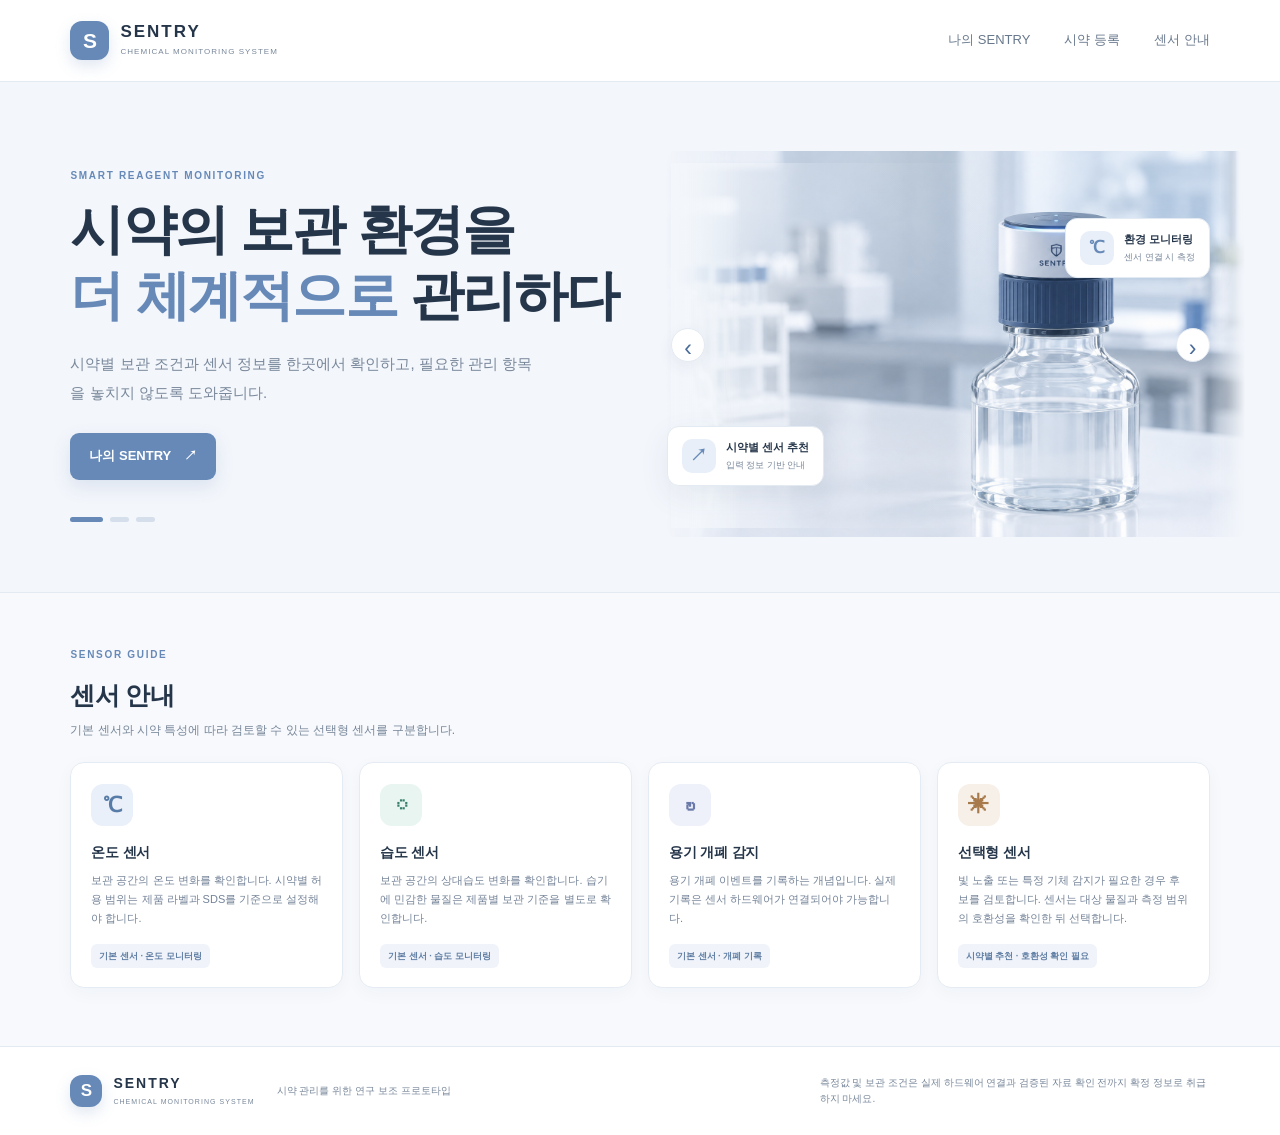
<file: index.html>
<!doctype html>
<html lang="ko">
<head>
  <meta charset="utf-8">
  <meta name="viewport" content="width=device-width, initial-scale=1">
  <meta name="theme-color" content="#6689B8">
  <meta name="description" content="SENTRY — 시약 보관 환경과 센서 상태를 관리하는 화학 연구 보조 시스템">
  <title>SENTRY | Chemical Monitoring System</title>
  <link rel="stylesheet" href="styles.css">
</head>
<body>
  <header class="site-header">
    <a class="brand" href="index.html" aria-label="SENTRY 홈">
      <span class="brand-mark">S</span>
      <span><strong>SENTRY</strong><small>CHEMICAL MONITORING SYSTEM</small></span>
    </a>
    <nav class="top-nav" id="topNav" aria-label="주 메뉴">
      <a href="my-sentry.html">나의 SENTRY</a><a href="register.html">시약 등록</a><a href="#sensor-guide">센서 안내</a>
    </nav>
    <button class="mobile-menu" id="mobileMenu" aria-label="메뉴 열기">☰</button>
  </header>

  <main id="home">
    <section class="hero" aria-label="SENTRY 소개">
      <div class="hero-copy">
        <p class="eyebrow">SMART REAGENT MONITORING</p>
        <h1 id="heroTitle">시약의 보관 환경을<br><span>더 체계적으로</span> 관리하다</h1>
        <p id="heroDescription">시약별 보관 조건과 센서 정보를 한곳에서 확인하고, 필요한 관리 항목을 놓치지 않도록 도와줍니다.</p>
        <div class="hero-actions">
          <a class="button primary" href="my-sentry.html">나의 SENTRY <span>↗</span></a>
        </div>
        <div class="hero-dots" id="heroDots" aria-label="소개 슬라이드 선택">
          <button class="dot active" aria-label="1번 슬라이드" data-slide="0"></button>
          <button class="dot" aria-label="2번 슬라이드" data-slide="1"></button>
          <button class="dot" aria-label="3번 슬라이드" data-slide="2"></button>
        </div>
      </div>
      <div class="hero-visual">
        <div class="visual-orbit orbit-one"></div><div class="visual-orbit orbit-two"></div>
        <div class="hero-product-image"><img src="sentry-smart-reagent-bottle.png" alt="SENTRY 스마트 시약병 센서 캡 제품 콘셉트"></div>
        <div class="float-card float-top"><span class="float-icon">℃</span><span><b>환경 모니터링</b><small>센서 연결 시 측정</small></span></div>
        <div class="float-card float-bottom"><span class="float-icon">↗</span><span><b>시약별 센서 추천</b><small>입력 정보 기반 안내</small></span></div>
        <button class="hero-arrow prev" id="prevSlide" aria-label="이전 슬라이드">‹</button>
        <button class="hero-arrow next" id="nextSlide" aria-label="다음 슬라이드">›</button>
      </div>

    </section>
    <section class="section sensor-guide" id="sensor-guide">
      <div class="section-heading"><div><p class="eyebrow">SENSOR GUIDE</p><h2>센서 안내</h2><p class="muted">기본 센서와 시약 특성에 따라 검토할 수 있는 선택형 센서를 구분합니다.</p></div></div>
      <div class="sensor-guide-grid">
        <article class="guide-card"><span class="guide-icon">℃</span><h3>온도 센서</h3><p>보관 공간의 온도 변화를 확인합니다. 시약별 허용 범위는 제품 라벨과 SDS를 기준으로 설정해야 합니다.</p><small>기본 센서 · 온도 모니터링</small></article>
        <article class="guide-card"><span class="guide-icon">◌</span><h3>습도 센서</h3><p>보관 공간의 상대습도 변화를 확인합니다. 습기에 민감한 물질은 제품별 보관 기준을 별도로 확인합니다.</p><small>기본 센서 · 습도 모니터링</small></article>
        <article class="guide-card"><span class="guide-icon">↻</span><h3>용기 개폐 감지</h3><p>용기 개폐 이벤트를 기록하는 개념입니다. 실제 기록은 센서 하드웨어가 연결되어야 가능합니다.</p><small>기본 센서 · 개폐 기록</small></article>
        <article class="guide-card"><span class="guide-icon">✳</span><h3>선택형 센서</h3><p>빛 노출 또는 특정 기체 감지가 필요한 경우 후보를 검토합니다. 센서는 대상 물질과 측정 범위의 호환성을 확인한 뒤 선택합니다.</p><small>시약별 추천 · 호환성 확인 필요</small></article>
      </div>
    </section>
    <footer class="site-footer"><a class="brand footer-brand" href="index.html"><span class="brand-mark">S</span><span><strong>SENTRY</strong><small>CHEMICAL MONITORING SYSTEM</small></span></a><p>시약 관리를 위한 연구 보조 프로토타입</p><p class="footer-disclaimer">측정값 및 보관 조건은 실제 하드웨어 연결과 검증된 자료 확인 전까지 확정 정보로 취급하지 마세요.</p></footer>
  </main>
  <div class="toast" id="toast" role="status" aria-live="polite"></div>
  <script src="app.js"></script>
</body>
</html>
</file>
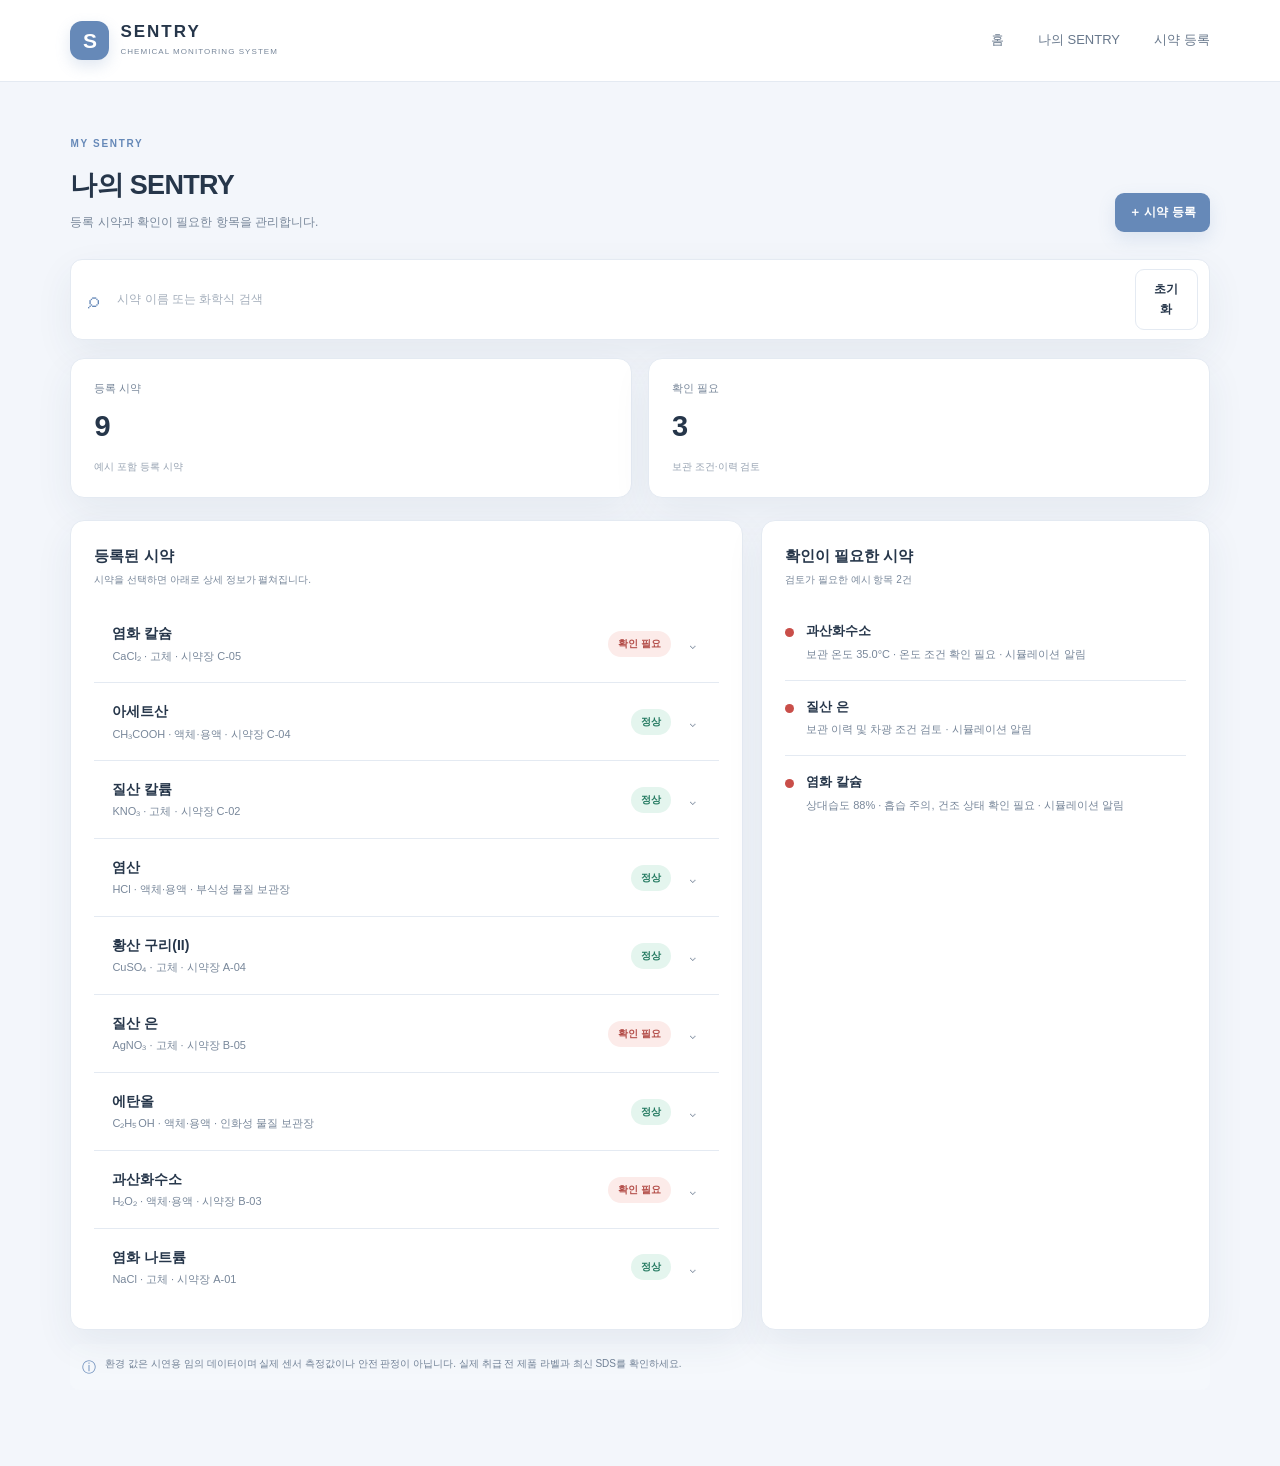
<file: my-sentry.html>
<!doctype html><html lang="ko"><head><meta charset="utf-8"><meta name="viewport" content="width=device-width, initial-scale=1"><title>나의 SENTRY | SENTRY</title><link rel="stylesheet" href="styles.css"></head><body>
<header class="site-header"><a class="brand" href="index.html"><span class="brand-mark">S</span><span><strong>SENTRY</strong><small>CHEMICAL MONITORING SYSTEM</small></span></a><nav class="top-nav" id="topNav"><a href="index.html">홈</a><a href="my-sentry.html">나의 SENTRY</a><a href="register.html">시약 등록</a></nav><button class="mobile-menu" id="mobileMenu" aria-label="메뉴 열기">☰</button></header>
<main><section class="section dashboard-section" style="padding-top:54px"><div class="section-heading"><div><p class="eyebrow">MY SENTRY</p><h2>나의 SENTRY</h2><p class="muted">등록 시약과 확인이 필요한 항목을 관리합니다.</p></div><a class="button primary small" href="register.html">＋ 시약 등록</a></div>
<div class="search-row"><span>⌕</span><input id="searchReagents" placeholder="시약 이름 또는 화학식 검색"><button id="clearSearch" class="button secondary small">초기화</button></div>
<div class="stats-grid stats-two"><article class="stat-card"><span class="stat-label">등록 시약</span><strong id="totalReagents">8</strong><span class="stat-note">예시 포함 등록 시약</span></article><article class="stat-card"><span class="stat-label">확인 필요</span><strong id="needsReview">2</strong><span class="stat-note">보관 조건·이력 검토</span></article></div>
<div class="dashboard-grid"><article class="panel"><div class="panel-heading"><div><h3>등록된 시약</h3><p class="muted">시약을 선택하면 아래로 상세 정보가 펼쳐집니다.</p></div></div><div id="reagentList"></div></article><article class="panel"><div class="panel-heading"><div><h3>확인이 필요한 시약</h3><p class="muted">검토가 필요한 예시 항목 2건</p></div></div><div id="reviewList"></div></article></div>
<div class="notice-box"><span>ⓘ</span><p>환경 값은 시연용 임의 데이터이며 실제 센서 측정값이나 안전 판정이 아닙니다. 실제 취급 전 제품 라벨과 최신 SDS를 확인하세요.</p></div></section></main><div class="toast" id="toast"></div><script src="my-sentry.js"></script></body></html>
</file>
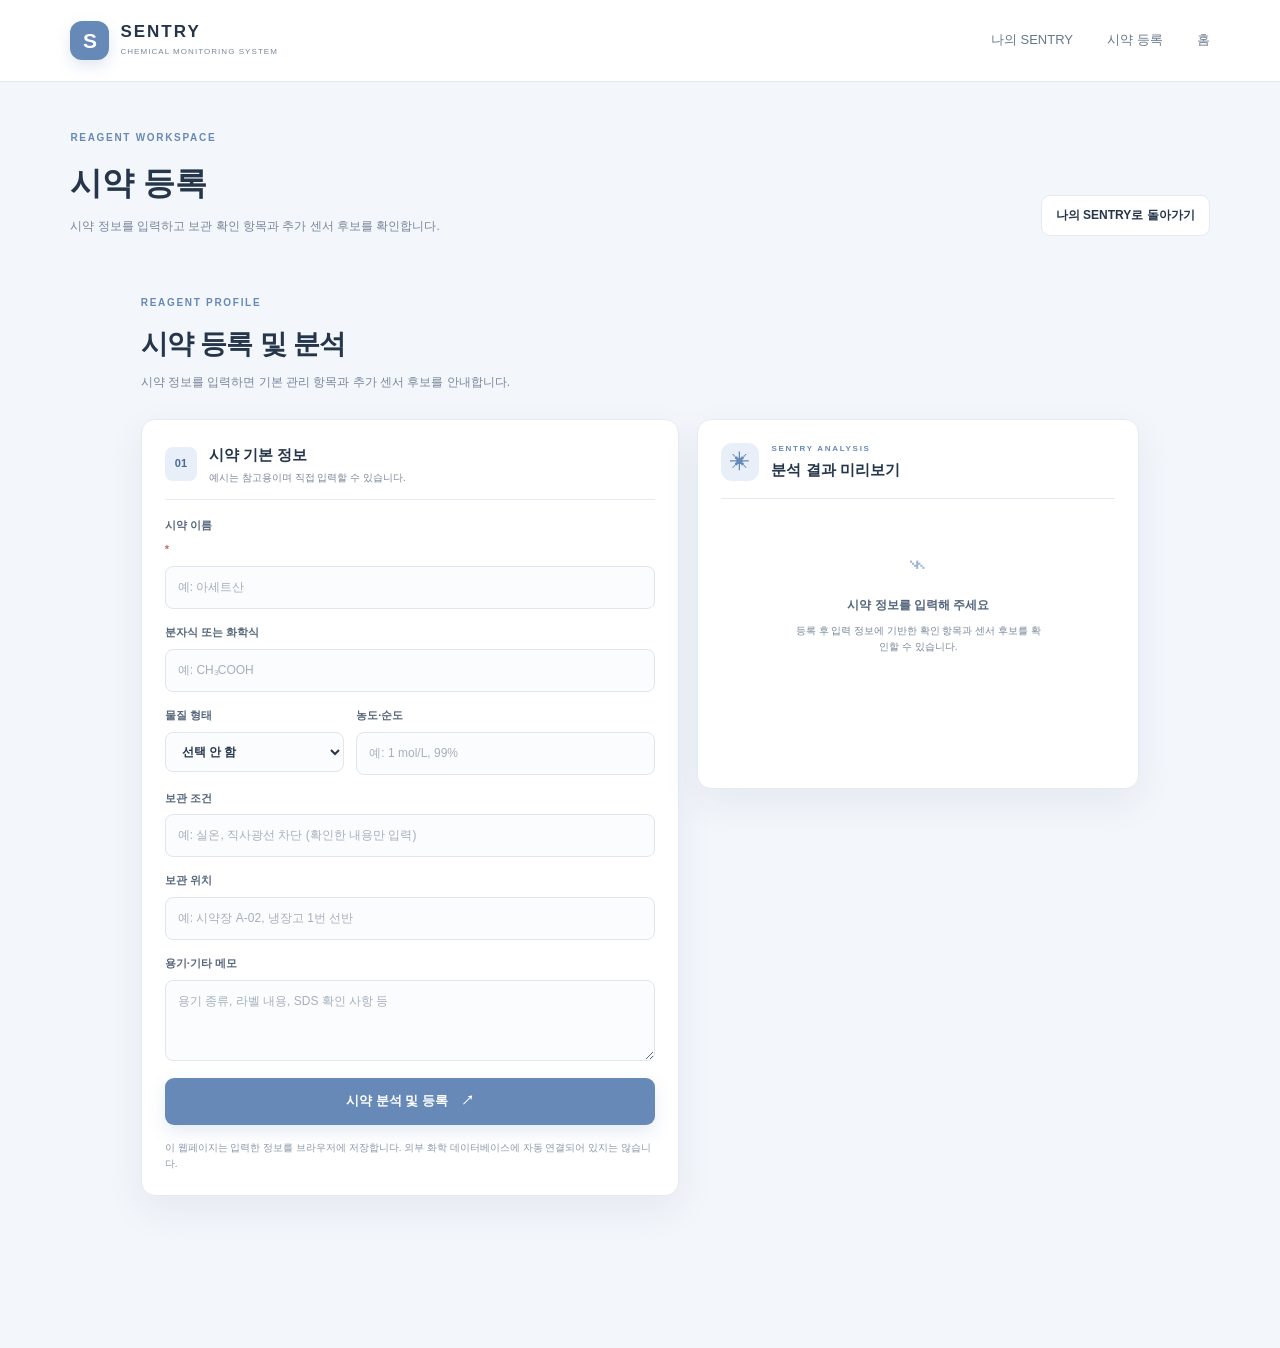
<file: register.html>
<!doctype html>
<html lang="ko"><head><meta charset="utf-8"><meta name="viewport" content="width=device-width, initial-scale=1"><meta name="theme-color" content="#6689B8"><title>시약 등록 | SENTRY</title><link rel="stylesheet" href="styles.css"></head><body>
<header class="site-header"><a class="brand" href="index.html"><span class="brand-mark">S</span><span><strong>SENTRY</strong><small>CHEMICAL MONITORING SYSTEM</small></span></a><nav class="top-nav" id="topNav"><a href="my-sentry.html">나의 SENTRY</a><a href="register.html">시약 등록</a><a href="index.html">홈</a></nav><button class="mobile-menu" id="mobileMenu" aria-label="메뉴 열기">☰</button></header>
<main><div class="section" style="padding-top:48px"><div class="section-heading"><div><p class="eyebrow">REAGENT WORKSPACE</p><h1 style="font-size:32px;margin:0 0 8px">시약 등록</h1><p class="muted">시약 정보를 입력하고 보관 확인 항목과 추가 센서 후보를 확인합니다.</p></div><a class="button secondary small" href="my-sentry.html">나의 SENTRY로 돌아가기</a></div><section class="section register-section" id="register">
      <div class="section-heading">
        <div><p class="eyebrow">REAGENT PROFILE</p><h2>시약 등록 및 분석</h2><p class="muted">시약 정보를 입력하면 기본 관리 항목과 추가 센서 후보를 안내합니다.</p></div>
      </div>
      <div class="register-layout">
        <form id="reagentForm" class="panel form-panel">
          <div class="form-section-title"><span>01</span><div><h3>시약 기본 정보</h3><p>예시는 참고용이며 직접 입력할 수 있습니다.</p></div></div>
          <label>시약 이름 <span class="required">*</span><input id="reagentName" required placeholder="예: 아세트산"></label>
          <label>분자식 또는 화학식 <input id="formula" placeholder="예: CH₃COOH"></label>
          <div class="form-row">
            <label>물질 형태
              <select id="formType"><option value="">선택 안 함</option><option value="solid">고체</option><option value="liquid">액체·용액</option><option value="gas">기체</option><option value="unknown">모름</option></select>
            </label>
            <label>농도·순도 <input id="concentration" placeholder="예: 1 mol/L, 99%"></label>
          </div>
          <label>보관 조건 <input id="storage" placeholder="예: 실온, 직사광선 차단 (확인한 내용만 입력)"></label>
          <label>보관 위치 <input id="location" placeholder="예: 시약장 A-02, 냉장고 1번 선반"></label>
          <label>용기·기타 메모 <textarea id="notes" rows="3" placeholder="용기 종류, 라벨 내용, SDS 확인 사항 등"></textarea></label>
          <button class="button primary submit-button" type="submit">시약 분석 및 등록 <span>↗</span></button>
          <p class="form-footnote">이 웹페이지는 입력한 정보를 브라우저에 저장합니다. 외부 화학 데이터베이스에 자동 연결되어 있지는 않습니다.</p>
        </form>
        <aside class="panel analysis-panel" id="analysisPanel">
          <div class="analysis-heading"><span class="analysis-symbol">✳</span><div><p class="eyebrow">SENTRY ANALYSIS</p><h3>분석 결과 미리보기</h3></div></div>
          <div class="analysis-placeholder"><div class="placeholder-symbol">⌁</div><b>시약 정보를 입력해 주세요</b><p>등록 후 입력 정보에 기반한 확인 항목과 센서 후보를 확인할 수 있습니다.</p></div>
          <div class="sensor-recommendations" id="sensorRecommendations"></div>
        </aside>
      </div>
    </section></div></main><div class="toast" id="toast" role="status" aria-live="polite"></div><script src="app.js"></script></body></html>
</file>
<file: styles.css>
:root{--blue:#6689B8;--blue-dark:#496B99;--blue-soft:#E8EFF8;--bg:#F3F6FB;--text:#26364A;--muted:#78879A;--line:#E4EAF2;--white:#FFF;--warning:#B97732;--shadow:0 14px 38px rgba(41,66,101,.07);font-family:Inter,-apple-system,BlinkMacSystemFont,"Segoe UI","Noto Sans KR",sans-serif;color:var(--text);scroll-behavior:smooth}
*{box-sizing:border-box}body{margin:0;background:var(--bg);font-size:14px;line-height:1.6}a{color:inherit;text-decoration:none}button,input,select,textarea{font:inherit}button,a{-webkit-tap-highlight-color:transparent}.site-header{height:82px;padding:0 max(5.5vw,24px);display:flex;align-items:center;justify-content:space-between;background:rgba(255,255,255,.94);border-bottom:1px solid var(--line);position:sticky;top:0;z-index:20;backdrop-filter:blur(14px)}.brand{display:flex;align-items:center;gap:11px}.brand-mark{width:39px;height:39px;border-radius:12px;background:var(--blue);color:white;display:grid;place-items:center;font-weight:800;font-size:21px;box-shadow:0 6px 15px #6689B833}.brand strong{display:block;font-size:17px;letter-spacing:2px;line-height:1.2}.brand small{display:block;color:var(--muted);font-size:8px;letter-spacing:1.05px;margin-top:4px}.top-nav{display:flex;align-items:center;gap:34px;color:#68788C;font-size:13px}.top-nav a:hover{color:var(--blue-dark)}.mobile-menu{display:none;background:none;border:0;font-size:24px;color:var(--text)}
.hero{max-width:1320px;margin:auto;padding:78px 5.5vw 62px;display:grid;grid-template-columns:1.02fr .98fr;gap:40px;align-items:center;min-height:510px}.eyebrow{font-size:10px;letter-spacing:1.7px;font-weight:800;color:var(--blue);margin:0 0 12px}.hero h1{font-size:clamp(34px,4.2vw,54px);letter-spacing:-1.8px;line-height:1.23;margin:0;font-weight:750}.hero h1 span{color:var(--blue)}.hero-copy>p:not(.eyebrow){color:var(--muted);font-size:15px;line-height:1.9;max-width:475px;margin:22px 0 26px}.hero-actions{display:flex;gap:11px;flex-wrap:wrap}.button{border:0;display:inline-flex;align-items:center;justify-content:center;gap:13px;border-radius:9px;padding:13px 19px;font-weight:650;font-size:13px;cursor:pointer;transition:transform .2s,background .2s}.button:hover{transform:translateY(-2px)}.primary{background:var(--blue);color:white;box-shadow:0 7px 17px #6689B82B}.primary:hover{background:var(--blue-dark)}.secondary{background:white;border:1px solid var(--line);color:var(--text)}.small{padding:10px 14px;font-size:12px}.hero-dots{display:flex;gap:7px;margin-top:37px}.dot{height:5px;width:19px;border-radius:8px;background:#D5DFEB;border:0;padding:0;cursor:pointer;transition:all .3s}.dot.active{width:33px;background:var(--blue)}
.hero-visual{min-height:365px;display:grid;place-items:center;position:relative}.visual-orbit{position:absolute;border:1px solid #D9E4F1;border-radius:50%;transform:rotate(-18deg)}.orbit-one{width:360px;height:280px}.orbit-two{width:440px;height:330px}.main-visual-card{position:relative;width:min(330px,78%);background:white;border:1px solid #E7EDF5;border-radius:20px;padding:24px;box-shadow:0 22px 65px #334D7019;z-index:1}.visual-card-top,.visual-foot{display:flex;justify-content:space-between;align-items:center}.mini-icon{width:31px;height:31px;border-radius:9px;background:var(--blue-soft);display:grid;place-items:center;color:var(--blue);font-size:20px}.status-pill{font-size:8px;font-weight:800;letter-spacing:1px;color:#5F8C81;background:#EAF5F0;border-radius:20px;padding:5px 8px}.flask-wrap{height:140px;display:flex;align-items:center;flex-direction:column;justify-content:center;margin:10px auto 0}.flask-neck{height:38px;width:29px;border:3px solid #A6BCD5;border-bottom:0;border-radius:5px 5px 0 0;position:relative}.flask-body{width:108px;height:84px;border:3px solid #A6BCD5;border-radius:14px 14px 36px 36px;position:relative;overflow:hidden;background:#F8FBFE}.liquid{position:absolute;bottom:0;left:0;right:0;height:48%;background:#9AB6D8;opacity:.8;border-radius:18px 18px 0 0}.bubble{position:absolute;bottom:20px;width:6px;height:6px;border-radius:50%;background:#EAF2FB;z-index:1}.b1{left:35px}.b2{left:59px;bottom:33px;width:4px;height:4px}.b3{left:73px;bottom:13px;width:4px;height:4px}.main-visual-card h3{text-align:center;font-size:14px;margin:10px 0 4px}.main-visual-card>p{text-align:center;color:var(--muted);font-size:10px;margin:0}.visual-meter{height:5px;background:#EEF2F7;border-radius:9px;margin:20px 0 13px;overflow:hidden}.visual-meter span{display:block;width:72%;height:100%;background:var(--blue);border-radius:9px}.visual-foot{font-size:9px;color:#94A1B1}.float-card{position:absolute;z-index:2;background:white;border:1px solid var(--line);border-radius:12px;box-shadow:0 10px 30px #334D7014;padding:12px 14px;display:flex;gap:10px;align-items:center}.float-top{right:0;top:55px}.float-bottom{left:-4px;bottom:42px}.float-icon{width:34px;height:34px;border-radius:10px;background:var(--blue-soft);color:var(--blue);display:grid;place-items:center;font-weight:800;font-size:17px}.float-card b,.float-card small{display:block}.float-card b{font-size:11px}.float-card small{font-size:9px;color:var(--muted);margin-top:2px}.hero-arrow{position:absolute;z-index:4;width:34px;height:34px;border-radius:50%;border:1px solid var(--line);background:white;color:var(--blue-dark);font-size:23px;display:grid;place-items:center;cursor:pointer;box-shadow:0 5px 15px #334D7012}.hero-arrow.prev{left:0}.hero-arrow.next{right:0}
.trust-strip{background:white;border-top:1px solid var(--line);border-bottom:1px solid var(--line);display:flex;justify-content:center;gap:clamp(28px,8vw,120px);padding:23px 5vw}.trust-strip>div{display:flex;align-items:center;gap:12px}.strip-icon{width:38px;height:38px;border-radius:11px;background:var(--blue-soft);display:grid;place-items:center;color:var(--blue);font-size:19px}.trust-strip b,.trust-strip small{display:block}.trust-strip b{font-size:12px}.trust-strip small{font-size:10px;color:var(--muted);margin-top:2px}
.section{max-width:1320px;margin:auto;padding:76px 5.5vw}.section-heading{display:flex;align-items:flex-end;justify-content:space-between;gap:18px;margin-bottom:27px}.section-heading h2{font-size:27px;letter-spacing:-.7px;margin:0 0 6px}.muted{color:var(--muted);font-size:12px;margin:0}.stats-grid{display:grid;grid-template-columns:repeat(3,1fr);gap:16px;margin-bottom:22px}.stat-card,.panel,.sensor-card{background:white;border:1px solid var(--line);border-radius:14px;box-shadow:var(--shadow)}.stat-card{padding:21px 23px}.stat-label{display:block;color:var(--muted);font-size:11px}.stat-card strong{display:block;font-size:29px;letter-spacing:-1px;margin:6px 0 4px}.stat-note{font-size:10px;color:#96A2B1}.dashboard-grid{display:grid;grid-template-columns:1.2fr .8fr;gap:18px}.panel{padding:23px}.panel-heading{display:flex;justify-content:space-between;align-items:flex-start;margin-bottom:17px}.panel-heading h3,.form-section-title h3,.analysis-heading h3{margin:0;font-size:15px}.panel-heading .muted{font-size:10px;margin-top:4px}.panel-icon{width:32px;height:32px;border-radius:9px;background:var(--blue-soft);color:var(--blue);display:grid;place-items:center}.panel-icon.warning{background:#FBF1E6;color:var(--warning)}.empty-state{text-align:center;padding:32px 10px;color:var(--muted)}.empty-state>span{display:grid;place-items:center;width:43px;height:43px;margin:0 auto 10px;background:var(--bg);color:var(--blue);border-radius:50%;font-size:23px}.empty-state b{display:block;font-size:12px;color:#586A7E}.empty-state p{font-size:10px;margin:5px 0 0}.empty-state.compact{padding:18px 8px}.reagent-item{padding:13px 0;border-top:1px solid #EEF2F6;display:flex;justify-content:space-between;gap:10px;align-items:center}.reagent-item:first-child{border-top:0}.reagent-item b{font-size:12px;display:block}.reagent-item small{display:block;color:var(--muted);font-size:10px;margin-top:3px}.reagent-badge{background:var(--blue-soft);color:var(--blue-dark);border-radius:7px;padding:5px 8px;font-size:10px;white-space:nowrap}.review-item{display:flex;gap:10px;border-bottom:1px solid #EEF2F6;padding:12px 0}.review-item:last-child{border-bottom:0}.review-dot{width:7px;height:7px;border-radius:50%;background:#D79B56;margin-top:7px;flex-shrink:0}.review-item b{font-size:11px;display:block}.review-item p{font-size:10px;color:var(--muted);margin:3px 0 0}.notice-box{display:flex;gap:9px;background:#F5F8FC;border-radius:9px;padding:12px;margin-top:14px;color:#718196}.notice-box span{color:var(--blue)}.notice-box p{font-size:10px;margin:0}
.register-section{padding-top:32px}.register-layout{display:grid;grid-template-columns:1fr .82fr;gap:18px;align-items:start}.form-panel{display:flex;flex-direction:column;gap:15px}.form-section-title{display:flex;align-items:center;gap:12px;padding-bottom:13px;border-bottom:1px solid var(--line);margin-bottom:2px}.form-section-title>span{background:var(--blue-soft);color:var(--blue-dark);font-size:11px;font-weight:800;border-radius:8px;padding:8px 10px}.form-section-title p{font-size:10px;color:var(--muted);margin:3px 0 0}label{font-size:11px;font-weight:650;color:#56677C;display:flex;flex-direction:column;gap:7px}.required{color:#C16C55}input,select,textarea{width:100%;border:1px solid #DFE6EF;background:#FBFCFE;border-radius:8px;padding:11px 12px;color:var(--text);outline:none;font-size:12px;transition:border .2s,box-shadow .2s}input:focus,select:focus,textarea:focus{border-color:#91A9CA;box-shadow:0 0 0 3px #6689B81A}input::placeholder,textarea::placeholder{color:#A5AFBC;font-weight:400}.form-row{display:grid;grid-template-columns:.75fr 1.25fr;gap:12px}textarea{resize:vertical}.submit-button{width:100%;margin-top:2px}.form-footnote{font-size:10px;color:#8A98A9;margin:0}.analysis-panel{position:sticky;top:102px;min-height:370px}.analysis-heading{display:flex;gap:12px;align-items:center;border-bottom:1px solid var(--line);padding-bottom:16px}.analysis-symbol{width:38px;height:38px;border-radius:11px;background:var(--blue-soft);display:grid;place-items:center;color:var(--blue);font-size:20px}.analysis-heading .eyebrow{font-size:8px;margin-bottom:2px}.analysis-placeholder{text-align:center;padding:37px 15px;color:var(--muted)}.placeholder-symbol{font-size:33px;color:#9EB4D0;margin-bottom:8px}.analysis-placeholder b{display:block;color:#52657B;font-size:12px}.analysis-placeholder p{font-size:10px;max-width:250px;margin:7px auto 0}.analysis-result{padding-top:18px}.analysis-result h4{font-size:12px;margin:0 0 8px}.analysis-result p,.analysis-result li{font-size:11px;color:#6E7E91}.analysis-result ul{padding-left:18px;margin:7px 0}.result-warning{background:#FBF5EC;border-radius:9px;padding:11px 12px;font-size:10px;color:#986A37;margin-top:12px}.recommendation-chip{display:inline-flex;margin:4px 4px 0 0;background:var(--blue-soft);color:var(--blue-dark);padding:5px 8px;border-radius:6px;font-size:10px}
.sensor-section{padding-top:34px}.sensor-grid{display:grid;grid-template-columns:repeat(3,1fr);gap:15px}.sensor-card{padding:21px;box-shadow:none}.sensor-card-top{display:flex;justify-content:space-between;align-items:center;margin-bottom:18px}.sensor-symbol{width:41px;height:41px;background:var(--blue-soft);color:var(--blue);border-radius:12px;display:grid;place-items:center;font-size:21px;font-weight:700}.tag{font-size:9px;border-radius:6px;padding:5px 7px}.fixed-tag{background:#EAF3EF;color:#578575}.optional-tag{background:#F0F2F7;color:#78879A}.sensor-card h3{font-size:14px;margin:0 0 8px}.sensor-card p{font-size:11px;color:var(--muted);min-height:55px;margin:0;line-height:1.8}.sensor-line{height:3px;background:#EEF2F7;border-radius:4px;margin-top:19px}.sensor-line span{display:block;width:44%;height:100%;background:#9DB4D1;border-radius:4px}.optional .sensor-line span{width:28%;background:#C0CAD8}.food-extension{display:flex;align-items:center;gap:17px;padding:22px 24px;margin-top:18px;background:#EAF0F7;border:1px solid #DFE7F1;border-radius:14px}.food-icon{width:46px;height:46px;flex-shrink:0;background:white;color:var(--blue);border-radius:13px;display:grid;place-items:center;font-size:22px}.food-extension .eyebrow{font-size:8px;margin-bottom:4px}.food-extension h3{font-size:14px;margin:0 0 5px}.food-extension p:not(.eyebrow){font-size:11px;color:#718196;margin:0}.extension-tag{margin-left:auto;white-space:nowrap;background:white;color:var(--blue-dark);font-size:9px;padding:7px 9px;border-radius:7px}
.site-footer{border-top:1px solid var(--line);background:white;padding:28px 5.5vw;display:flex;align-items:center;gap:22px;flex-wrap:wrap}.footer-brand .brand-mark{width:32px;height:32px;font-size:17px}.footer-brand strong{font-size:14px}.footer-brand small{font-size:7px}.site-footer>p{font-size:10px;color:var(--muted);margin:0}.footer-disclaimer{margin-left:auto!important;max-width:390px}.toast{position:fixed;bottom:22px;left:50%;transform:translate(-50%,20px);opacity:0;pointer-events:none;background:#26364A;color:white;padding:12px 17px;border-radius:10px;font-size:12px;box-shadow:var(--shadow);transition:.25s;z-index:50;max-width:calc(100vw - 30px)}.toast.show{opacity:1;transform:translate(-50%,0)}
@media(max-width:900px){.hero{padding-top:55px;gap:18px}.hero-visual{transform:scale(.94)}.dashboard-grid,.register-layout{grid-template-columns:1fr}.analysis-panel{position:static}.sensor-grid{grid-template-columns:repeat(2,1fr)}.top-nav{gap:19px}.float-top{right:-4px}.float-bottom{left:0}}
@media(max-width:620px){.site-header{height:68px;padding:0 19px}.brand-mark{width:35px;height:35px}.brand strong{font-size:15px}.brand small{font-size:7px}.mobile-menu{display:block}.top-nav{display:none;position:absolute;top:67px;left:0;right:0;background:white;border-bottom:1px solid var(--line);padding:17px 22px;flex-direction:column;align-items:flex-start;gap:15px}.top-nav.open{display:flex}.hero{grid-template-columns:1fr;padding:46px 22px 39px;gap:10px}.hero h1{font-size:36px}.hero-copy>p:not(.eyebrow){font-size:13px;margin:16px 0 21px}.hero-visual{min-height:325px;transform:none;margin:0 -7px}.orbit-one{width:300px;height:240px}.orbit-two{width:350px;height:280px}.main-visual-card{width:270px;padding:19px}.float-top{right:0;top:34px}.float-bottom{left:0;bottom:22px}.float-card{padding:9px}.float-icon{width:29px;height:29px}.hero-arrow.prev{left:2px}.hero-arrow.next{right:2px}.trust-strip{padding:17px 20px;gap:14px;justify-content:space-between}.trust-strip>div{gap:7px;flex:1}.strip-icon{width:30px;height:30px;font-size:15px;flex-shrink:0}.trust-strip b{font-size:10px}.trust-strip small{font-size:8px}.section{padding:52px 20px}.section-heading{align-items:flex-start}.section-heading h2{font-size:23px}.section-heading .button{white-space:nowrap}.stats-grid{gap:8px}.stat-card{padding:15px 12px}.stat-card strong{font-size:25px}.stat-label{font-size:10px}.stat-note{font-size:9px}.panel{padding:18px}.form-row{grid-template-columns:1fr}.sensor-grid{grid-template-columns:1fr}.sensor-card p{min-height:0}.food-extension{align-items:flex-start;padding:17px;gap:12px}.extension-tag{display:none}.site-footer{padding:25px 20px;gap:13px}.footer-disclaimer{margin-left:0!important}.dashboard-section{padding-bottom:42px}.register-section,.sensor-section{padding-top:18px}}
@media(prefers-reduced-motion:reduce){*,*::before,*::after{scroll-behavior:auto!important;transition:none!important;animation:none!important}}
/* Refinements: smooth transitions and integrated product visual */
.hero-copy{animation:heroFadeIn 1.2s ease both}
.hero-product-image{position:absolute;inset:-20px -35px -18px -5px;display:flex;align-items:center;justify-content:center;overflow:hidden;border-radius:24px;mask-image:linear-gradient(to right,transparent 0%,black 13%,black 94%,transparent 100%);-webkit-mask-image:linear-gradient(to right,transparent 0%,black 13%,black 94%,transparent 100%)}
.hero-product-image img{width:100%;height:100%;object-fit:cover;object-position:66% center;filter:saturate(.84);mix-blend-mode:multiply}
.hero-visual:after{content:"";position:absolute;inset:0;background:linear-gradient(90deg,var(--bg) 0%,rgba(243,246,251,.12) 28%,transparent 65%);pointer-events:none;z-index:1}
.hero-visual .float-card,.hero-visual .hero-arrow{z-index:4}.visual-orbit{z-index:0}
@keyframes heroFadeIn{from{opacity:0;transform:translateY(8px)}to{opacity:1;transform:translateY(0)}}
.hero-copy.slide-transition{animation:none;opacity:0;transform:translateY(7px)}.hero-copy.slide-transition.show{animation:heroFadeIn 1.2s ease both}
.search-row{display:flex;align-items:center;gap:10px;background:#fff;border:1px solid var(--line);border-radius:12px;padding:9px 11px;margin-bottom:18px;color:var(--blue);box-shadow:var(--shadow)}.search-row input{border:0;background:transparent;box-shadow:none!important;padding:8px}.search-row>span{font-size:22px;padding-left:6px}.reagent-select{font:inherit;color:var(--text);padding:13px 0}.reagent-select:hover{background:#F8FAFD!important}.module-row{display:flex;align-items:center;gap:11px;padding:13px 0;border-bottom:1px solid #EEF2F6}.module-row:last-child{border-bottom:0}.module-symbol{width:36px;height:36px;border-radius:10px;background:var(--blue-soft);color:var(--blue);display:grid;place-items:center;font-size:17px;flex-shrink:0}.module-row b,.module-row small{display:block}.module-row b{font-size:11px}.module-row small{font-size:9px;color:var(--muted);margin-top:3px}.module-state{margin-left:auto;font-size:9px;background:#F0F2F5;color:#77869A;border-radius:6px;padding:5px 7px;white-space:nowrap}.detail-grid-inner{display:grid;grid-template-columns:1fr 1fr;gap:14px}.detail-grid-inner>div{padding:12px;background:#F7F9FC;border-radius:9px;min-width:0}.detail-grid-inner small,.detail-grid-inner b{display:block}.detail-grid-inner small{font-size:9px;color:var(--muted);margin-bottom:5px}.detail-grid-inner b{font-size:11px;overflow-wrap:anywhere}.detail-info h3{font-size:15px;margin:0 0 16px}.detail-info .notice-box{margin-top:13px}
@media(max-width:620px){.hero-product-image{inset:0 -14px 0 -14px}.hero-product-image img{object-position:64% center}.hero-visual:after{background:linear-gradient(180deg,var(--bg) 0%,rgba(243,246,251,.08) 25%,transparent 60%)}}

/* SENTRY navigation and focused home layout */
.hero-product-image img{display:block;object-fit:contain;object-position:center;width:100%;height:100%;mix-blend-mode:multiply}
.hero-visual{isolation:isolate}
.reagent-select{font:inherit;padding:16px 12px;border-bottom:1px solid var(--line);border-radius:0}
.reagent-select:hover{background:#F3F6FB!important}
.detail-info{padding:18px 4px}
.detail-grid-inner{display:grid;grid-template-columns:repeat(2,minmax(0,1fr));gap:14px;margin:16px 0}
.detail-grid-inner>div{padding:13px;background:#F5F7FB;border-radius:10px}
.detail-grid-inner small,.detail-grid-inner b{display:block}
.detail-grid-inner small{font-size:11px;color:var(--muted);margin-bottom:5px}
.detail-grid-inner b{font-size:13px;overflow-wrap:anywhere}
@media(max-width:640px){.detail-grid-inner{grid-template-columns:1fr}}

/* SENTRY dashboard simulated sensor details */
.simulated-label{font-size:11px;color:#6689B8;background:#E8EFF8;padding:7px 10px;border-radius:8px;margin:8px 0 14px}.detail-subtitle{margin:18px 0 8px;font-size:13px}.optional-detail-list{display:grid;gap:8px}.optional-detail{display:grid;grid-template-columns:1fr auto;gap:2px 10px;padding:11px;border:1px solid var(--line);border-radius:10px;background:#fbfcfe}.optional-detail span{font-size:11px;color:var(--blue-dark)}.optional-detail small{grid-column:1/-1;color:var(--muted)}

/* SENTRY dashboard details and sensor guide refinements */
.sensor-guide{padding-top:46px;padding-bottom:56px;border-top:1px solid var(--line);background:#fff}
.sensor-guide-grid{display:grid;grid-template-columns:repeat(4,minmax(0,1fr));gap:14px}
.guide-card{background:#fff;border:1px solid var(--line);border-radius:15px;padding:22px;box-shadow:var(--shadow)}
.guide-icon{display:grid;place-items:center;width:40px;height:40px;border-radius:12px;background:var(--blue-soft);color:var(--blue-dark);font-size:21px;margin-bottom:13px}
.guide-card h3{margin:0 0 8px;font-size:15px}.guide-card p{color:var(--muted);font-size:12px;line-height:1.8;min-height:66px;margin:0 0 12px}.guide-card small{font-size:10px;color:var(--blue-dark)}
.stats-two{grid-template-columns:repeat(2,minmax(0,1fr))}
.reagent-wrap{border-bottom:1px solid var(--line)}.reagent-wrap:last-child{border-bottom:0}
.reagent-item{display:flex;align-items:center;gap:12px;padding:17px 18px;background:white;border:0;cursor:pointer;color:var(--text);transition:background .2s}
.reagent-item:hover,.reagent-item.selected{background:#F4F7FC}.reagent-item>div{flex:1;min-width:0}.reagent-item b{display:block;font-size:14px}.reagent-item small{display:block;color:var(--muted);font-size:11px;margin-top:3px}
.reagent-badge{white-space:nowrap;border-radius:20px;padding:5px 10px;font-size:10px;font-weight:700}.badge-good,.status-good{background:#E4F5EE;color:#247A61}.badge-bad,.status-bad{background:#FCEBE9;color:#B34D48}.expand-chevron{color:var(--muted);font-size:17px;width:18px;text-align:center}
.inline-detail{display:grid;grid-template-rows:0fr;opacity:0;transition:grid-template-rows .42s ease,opacity .32s ease;background:#F8FAFD}
.inline-detail.expanded{grid-template-rows:1fr;opacity:1}.inline-detail[hidden]{display:none}
.inline-detail-inner{min-height:0;overflow:hidden;padding:20px;border-top:1px solid var(--line)}
.detail-top{display:flex;justify-content:space-between;align-items:flex-start;gap:12px;flex-wrap:wrap;margin-bottom:17px}.detail-top h3{margin:0 0 8px;font-size:17px}.detail-top h3 small{font-weight:500;color:var(--muted);font-size:12px}.status-pill{display:inline-block;border-radius:20px;padding:4px 9px;font-size:10px;font-weight:700}.simulated-label{color:#9A7542;font-size:10px}
.detail-grid-inner{display:grid;grid-template-columns:repeat(3,minmax(0,1fr));gap:10px}
.detail-grid-inner>div{background:white;border:1px solid var(--line);border-radius:11px;padding:13px;min-width:0}
.detail-grid-inner small{display:block;color:var(--muted);font-size:10px;margin-bottom:5px}.detail-grid-inner b{display:block;font-size:14px;overflow-wrap:anywhere}.detail-grid-inner em{display:block;font-size:10px;font-style:normal;margin-top:5px}.good-text{color:#278468}.bad-text{color:#B34D48}
.detail-subtitle{margin:20px 0 10px;font-size:13px}.optional-detail-list{display:grid;gap:8px}.optional-detail{display:grid;grid-template-columns:130px 1fr;gap:3px 12px;background:white;border:1px solid var(--line);border-radius:10px;padding:12px}.optional-detail b{font-size:12px}.optional-detail span{font-size:11px;color:var(--blue-dark)}.optional-detail small{grid-column:1/-1;color:var(--muted);font-size:10px}
.review-item{display:flex;gap:12px;padding:16px 0;border-bottom:1px solid var(--line)}.review-item:last-child{border-bottom:0}.review-item b{font-size:13px}.review-item p{font-size:11px;color:var(--muted);margin:4px 0 0}.review-dot{width:9px;height:9px;background:#C66A60;border-radius:50%;margin-top:7px;flex-shrink:0}
@media(max-width:900px){.sensor-guide-grid{grid-template-columns:repeat(2,minmax(0,1fr))}.dashboard-grid{grid-template-columns:1fr}.detail-grid-inner{grid-template-columns:repeat(2,minmax(0,1fr))}}
@media(max-width:560px){.sensor-guide-grid{grid-template-columns:1fr}.guide-card p{min-height:0}.detail-grid-inner{grid-template-columns:1fr 1fr}.inline-detail-inner{padding:13px}.optional-detail{grid-template-columns:1fr}.optional-detail small{grid-column:auto}.reagent-item{padding:14px 10px;gap:7px}.reagent-badge{font-size:9px;padding:4px 7px}}

/* Clean, compact sensor guide — visually aligned with the SENTRY dashboard */
.sensor-guide{max-width:none;padding:54px max(5.5vw,24px) 58px;background:#F7F9FC;border-top:1px solid var(--line)}
.sensor-guide>.section-heading,.sensor-guide>.sensor-guide-grid{max-width:1320px;margin-left:auto;margin-right:auto}
.sensor-guide .section-heading{margin-bottom:22px}
.sensor-guide .section-heading h2{font-size:25px}
.sensor-guide-grid{gap:16px}
.guide-card{position:relative;padding:21px 20px 19px;border-radius:14px;border-color:#E5EBF3;box-shadow:0 5px 18px rgba(41,66,101,.035);min-width:0}
.guide-icon{width:42px;height:42px;border-radius:12px;background:#E9F0F9;color:#587CA8;font-weight:650;margin-bottom:15px}
.guide-card h3{font-size:14px;margin:0 0 7px;letter-spacing:-.2px}
.guide-card p{font-size:11px;line-height:1.75;min-height:58px;margin-bottom:14px;color:#748398}
.guide-card small{display:inline-block;font-size:9px;font-weight:650;color:#617FA5;background:#F0F4FA;padding:5px 8px;border-radius:6px}
.sensor-guide-grid .guide-card:nth-child(2) .guide-icon{background:#E9F5F1;color:#39806D}
.sensor-guide-grid .guide-card:nth-child(3) .guide-icon{background:#EEF0FA;color:#6979A8}
.sensor-guide-grid .guide-card:nth-child(4) .guide-icon{background:#F7F0E8;color:#A8794A}
@media(max-width:620px){.sensor-guide{padding:42px 20px}.sensor-guide .section-heading h2{font-size:23px}.guide-card{padding:18px}.guide-card p{min-height:0}}
.review-dot{background:#C94E49}

/* Reagent delete action */
.button.danger{background:#b84242;color:#fff;border:1px solid #b84242}.button.danger:hover{background:#9f3434}.detail-actions{display:flex;align-items:center;gap:12px;flex-wrap:wrap;margin-top:18px;padding-top:16px;border-top:1px solid var(--line)}.detail-actions>span{font-size:11px;color:var(--muted)}
</file>
